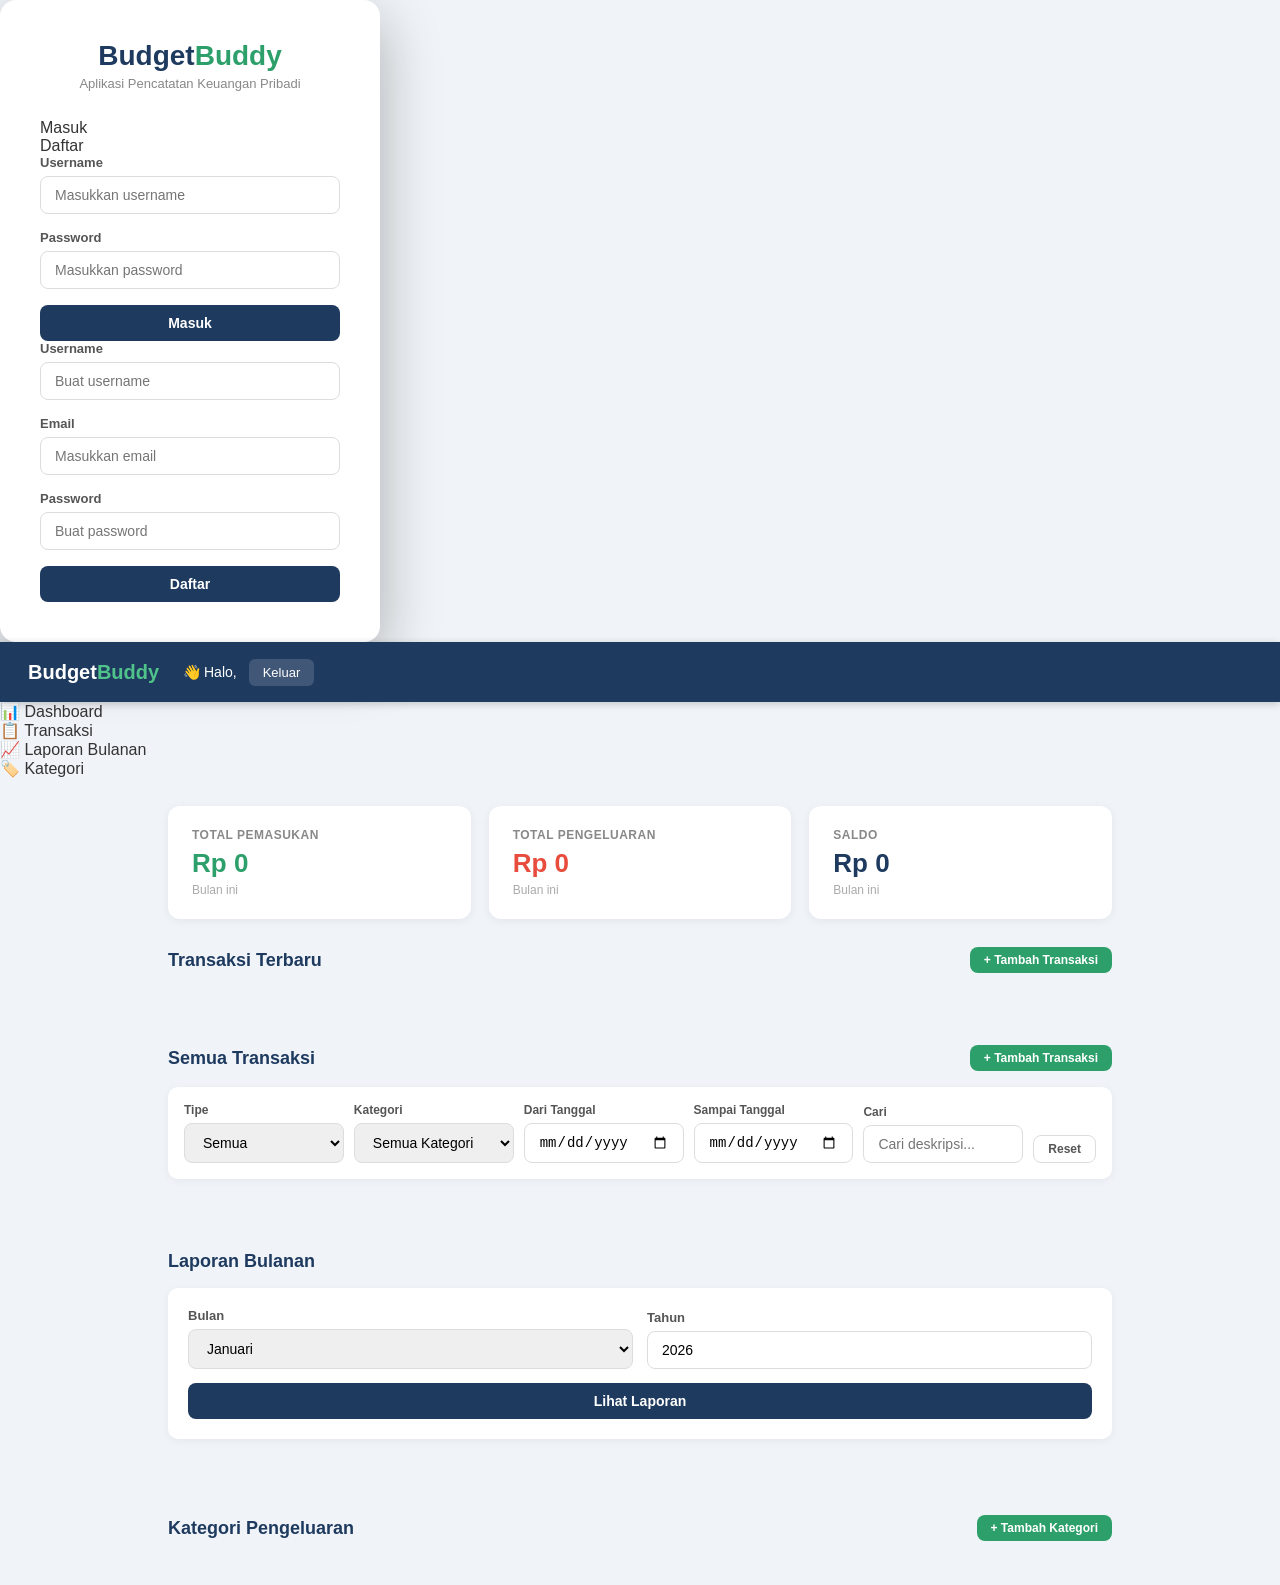
<file: target/classes/static/index.html>
<!DOCTYPE html>
<html lang="id">
<head>
  <meta charset="UTF-8"/>
  <meta name="viewport" content="width=device-width, initial-scale=1.0"/>
  <title>BudgetBuddy</title>
  <link rel="stylesheet" href="styles.css"/>
</head>
<body>

<div id="authPage">
  <div class="auth-card">
    <div class="auth-logo">
      <h1>Budget<span>Buddy</span></h1>
      <p>Aplikasi Pencatatan Keuangan Pribadi</p>
    </div>

    <div class="auth-tabs">
      <div class="auth-tab active" onclick="switchAuthTab('login')">Masuk</div>
      <div class="auth-tab" onclick="switchAuthTab('register')">Daftar</div>
    </div>

    <div id="loginForm" class="auth-form active">
      <div id="loginAlert"></div>
      <div class="form-group">
        <label>Username</label>
        <input type="text" id="loginUsername" placeholder="Masukkan username"/>
      </div>
      <div class="form-group">
        <label>Password</label>
        <input type="password" id="loginPassword" placeholder="Masukkan password"/>
      </div>
      <button class="btn btn-primary" onclick="doLogin()">Masuk</button>
    </div>

    <div id="registerForm" class="auth-form">
      <div id="registerAlert"></div>
      <div class="form-group">
        <label>Username</label>
        <input type="text" id="regUsername" placeholder="Buat username"/>
      </div>
      <div class="form-group">
        <label>Email</label>
        <input type="email" id="regEmail" placeholder="Masukkan email"/>
      </div>
      <div class="form-group">
        <label>Password</label>
        <input type="password" id="regPassword" placeholder="Buat password"/>
      </div>
      <button class="btn btn-primary" onclick="doRegister()">Daftar</button>
    </div>
  </div>
</div>

<div id="appPage">
  <nav class="navbar">
    <div class="navbar-brand">Budget<span>Buddy</span></div>
    <div class="navbar-user">
      <span>👋 Halo, <strong id="navUsername"></strong></span>
      <button onclick="doLogout()">Keluar</button>
    </div>
  </nav>

  <div class="nav-tabs">
    <div class="nav-tab active" onclick="switchTab('dashboard')">📊 Dashboard</div>
    <div class="nav-tab" onclick="switchTab('transactions')">📋 Transaksi</div>
    <div class="nav-tab" onclick="switchTab('report')">📈 Laporan Bulanan</div>
    <div class="nav-tab" onclick="switchTab('categories')">🏷️ Kategori</div>
  </div>

  <div id="tab-dashboard" class="tab-panel active page-content">
    <div class="summary-grid">
      <div class="summary-card income">
        <div class="label">Total Pemasukan</div>
        <div class="value" id="dashIncome">Rp 0</div>
        <div class="sub">Bulan ini</div>
      </div>
      <div class="summary-card expense">
        <div class="label">Total Pengeluaran</div>
        <div class="value" id="dashExpense">Rp 0</div>
        <div class="sub">Bulan ini</div>
      </div>
      <div class="summary-card balance">
        <div class="label">Saldo</div>
        <div class="value" id="dashBalance">Rp 0</div>
        <div class="sub">Bulan ini</div>
      </div>
    </div>

    <div class="section-header">
      <h2>Transaksi Terbaru</h2>
      <button class="btn btn-success btn-sm" onclick="openAddModal()">+ Tambah Transaksi</button>
    </div>
    <div class="tx-list" id="dashTxList"></div>
  </div>

  <div id="tab-transactions" class="tab-panel page-content">
    <div class="section-header">
      <h2>Semua Transaksi</h2>
      <button class="btn btn-success btn-sm" onclick="openAddModal()">+ Tambah Transaksi</button>
    </div>

    <div class="filter-bar">
      <div class="form-group">
        <label>Tipe</label>
        <select id="filterType" onchange="applyFilter()">
          <option value="">Semua</option>
          <option value="INCOME">Pemasukan</option>
          <option value="EXPENSE">Pengeluaran</option>
        </select>
      </div>
      <div class="form-group">
        <label>Kategori</label>
        <select id="filterCategory" onchange="applyFilter()">
          <option value="">Semua Kategori</option>
        </select>
      </div>
      <div class="form-group">
        <label>Dari Tanggal</label>
        <input type="date" id="filterStart" onchange="applyFilter()"/>
      </div>
      <div class="form-group">
        <label>Sampai Tanggal</label>
        <input type="date" id="filterEnd" onchange="applyFilter()"/>
      </div>
      <div class="form-group">
        <label>Cari</label>
        <input type="text" id="filterKeyword" placeholder="Cari deskripsi..." oninput="applyFilter()"/>
      </div>
      <button class="btn btn-outline btn-sm" onclick="resetFilter()">Reset</button>
    </div>

    <div class="tx-list" id="allTxList"></div>
  </div>

  <div id="tab-report" class="tab-panel page-content">
    <div class="section-header"><h2>Laporan Bulanan</h2></div>
    <div class="report-filter">
      <div class="form-group">
        <label>Bulan</label>
        <select id="reportMonth">
          <option value="1">Januari</option><option value="2">Februari</option>
          <option value="3">Maret</option><option value="4">April</option>
          <option value="5">Mei</option><option value="6">Juni</option>
          <option value="7">Juli</option><option value="8">Agustus</option>
          <option value="9">September</option><option value="10">Oktober</option>
          <option value="11">November</option><option value="12">Desember</option>
        </select>
      </div>
      <div class="form-group">
        <label>Tahun</label>
        <input type="number" id="reportYear" value="2026" min="2020" max="2099"/>
      </div>
      <button class="btn btn-primary" style="white-space:nowrap" onclick="loadReport()">Lihat Laporan</button>
    </div>

    <div id="reportResult" class="hidden">
      <div class="report-summary">
        <div class="summary-card income">
          <div class="label">Total Pemasukan</div>
          <div class="value" id="repIncome">Rp 0</div>
        </div>
        <div class="summary-card expense">
          <div class="label">Total Pengeluaran</div>
          <div class="value" id="repExpense">Rp 0</div>
        </div>
        <div class="summary-card balance">
          <div class="label">Saldo Akhir</div>
          <div class="value" id="repBalance">Rp 0</div>
        </div>
      </div>
      <div class="report-tx-section">
        <div class="report-tx-header">Detail Transaksi Bulan Ini</div>
        <div class="tx-list" id="reportTxList"></div>
      </div>
    </div>
  </div>

  <div id="tab-categories" class="tab-panel page-content">
    <div class="section-header">
      <h2>Kategori Pengeluaran</h2>
      <button class="btn btn-success btn-sm" onclick="openCatModal()">+ Tambah Kategori</button>
    </div>
    <div class="cat-grid" id="catGrid"></div>
  </div>
</div>

<div class="modal-overlay" id="addModal">
  <div class="modal">
    <div class="modal-header">
      <h3 id="modalTitle">Tambah Transaksi</h3>
      <button class="modal-close" onclick="closeAddModal()">✕</button>
    </div>

    <div class="type-toggle">
      <div class="type-btn income-btn active" id="incomeBtn" onclick="setTxType('INCOME')">💰 Pemasukan</div>
      <div class="type-btn expense-btn" id="expenseBtn" onclick="setTxType('EXPENSE')">💸 Pengeluaran</div>
    </div>

    <div id="modalAlert"></div>

    <div class="form-group">
      <label>Jumlah (Rp)</label>
      <input type="number" id="txAmount" placeholder="0" min="0"/>
    </div>
    <div class="form-group">
      <label>Tanggal</label>
      <input type="date" id="txDate"/>
    </div>
    <div class="form-group">
      <label>Deskripsi</label>
      <input type="text" id="txDesc" placeholder="Deskripsi transaksi"/>
    </div>
    <div class="form-group" id="sourceGroup">
      <label>Sumber (Opsional)</label>
      <input type="text" id="txSource" placeholder="Misal: Gaji, Freelance"/>
    </div>
    <div class="form-group hidden" id="categoryGroup">
      <label>Kategori</label>
      <select id="txCategory"></select>
    </div>

    <div style="display:flex;gap:10px;margin-top:8px">
      <button class="btn btn-outline" style="flex:1" onclick="closeAddModal()">Batal</button>
      <button class="btn btn-success" style="flex:1" onclick="submitTransaction()">Simpan</button>
    </div>
  </div>
</div>

<div class="modal-overlay" id="editModal">
  <div class="modal">
    <div class="modal-header">
      <h3>Edit Transaksi</h3>
      <button class="modal-close" onclick="closeEditModal()">✕</button>
    </div>
    <div id="editAlert"></div>
    <input type="hidden" id="editId"/>
    <div class="form-group">
      <label>Jumlah (Rp)</label>
      <input type="number" id="editAmount" min="0"/>
    </div>
    <div class="form-group">
      <label>Tanggal</label>
      <input type="date" id="editDate"/>
    </div>
    <div class="form-group">
      <label>Deskripsi</label>
      <input type="text" id="editDesc"/>
    </div>
    <div style="display:flex;gap:10px;margin-top:8px">
      <button class="btn btn-outline" style="flex:1" onclick="closeEditModal()">Batal</button>
      <button class="btn btn-primary" style="flex:1" onclick="submitEdit()">Simpan Perubahan</button>
    </div>
  </div>
</div>

<div class="modal-overlay" id="catModal">
  <div class="modal" style="width:380px">
    <div class="modal-header">
      <h3>Tambah Kategori</h3>
      <button class="modal-close" onclick="closeCatModal()">✕</button>
    </div>
    <div id="catAlert"></div>
    <div class="form-group">
      <label>Nama Kategori</label>
      <input type="text" id="catName" placeholder="Misal: Belanja"/>
    </div>
    <div class="form-group">
      <label>Deskripsi (Opsional)</label>
      <input type="text" id="catDesc" placeholder="Deskripsi singkat"/>
    </div>
    <div style="display:flex;gap:10px;margin-top:8px">
      <button class="btn btn-outline" style="flex:1" onclick="closeCatModal()">Batal</button>
      <button class="btn btn-success" style="flex:1" onclick="submitCategory()">Simpan</button>
    </div>
  </div>
</div>

<script src="app.js"></script>
</body>
</html>
</file>
<file: target/classes/static/styles.css>
*, *::before, *::after { box-sizing: border-box; margin: 0; padding: 0; }
body { font-family: 'Segoe UI', Tahoma, Geneva, Verdana, sans-serif; background: #f0f4f8; color: #333; min-height: 100vh; }
a { text-decoration: none; color: inherit; }

/* ── Auth ── */
.auth-page { display: flex; align-items: center; justify-content: center; min-height: 100vh; background: linear-gradient(135deg, #1e3a5f 0%, #2d6a9f 100%); }
.auth-card  { background: #fff; border-radius: 16px; padding: 40px; width: 380px; box-shadow: 0 20px 60px rgba(0,0,0,.3); }
.auth-logo  { text-align: center; margin-bottom: 28px; }
.auth-logo h1 { font-size: 28px; color: #1e3a5f; font-weight: 700; }
.auth-logo span { color: #2d9f6a; }
.auth-logo p  { color: #888; font-size: 13px; margin-top: 4px; }
.auth-footer  { text-align: center; margin-top: 18px; font-size: 13px; color: #888; }
.auth-footer a { color: #1e3a5f; font-weight: 600; }

/* ── Forms ── */
.form-group   { margin-bottom: 16px; }
label         { display: block; font-size: 13px; font-weight: 600; color: #555; margin-bottom: 6px; }
input, select { width: 100%; padding: 10px 14px; border: 1.5px solid #ddd; border-radius: 8px; font-size: 14px; transition: border .2s; outline: none; }
input:focus, select:focus { border-color: #2d6a9f; }

/* ── Buttons ── */
.btn         { display: inline-block; padding: 10px 22px; border-radius: 8px; font-size: 14px; font-weight: 600; cursor: pointer; border: none; transition: all .2s; }
.btn-primary { background: #1e3a5f; color: #fff; width: 100%; }
.btn-primary:hover  { background: #2d5180; }
.btn-success { background: #2d9f6a; color: #fff; }
.btn-success:hover  { background: #25865a; }
.btn-danger  { background: #e74c3c; color: #fff; }
.btn-danger:hover   { background: #c0392b; }
.btn-outline { background: transparent; border: 1.5px solid #ddd; color: #555; }
.btn-outline:hover  { border-color: #1e3a5f; color: #1e3a5f; }
.btn-sm      { padding: 6px 14px; font-size: 12px; }

/* ── Alerts ── */
.alert         { padding: 10px 14px; border-radius: 8px; font-size: 13px; margin-bottom: 14px; }
.alert-error   { background: #fdecea; color: #c0392b; }
.alert-success { background: #eafaf1; color: #1a7f49; }

/* ── Navbar ── */
.navbar { background: #1e3a5f; color: #fff; padding: 0 28px; height: 60px; display: flex; align-items: center; gap: 24px; position: sticky; top: 0; z-index: 100; box-shadow: 0 2px 8px rgba(0,0,0,.2); }
.navbar-brand { font-size: 20px; font-weight: 700; white-space: nowrap; }
.navbar-brand span { color: #4fc38a; }
.nav-links { display: flex; gap: 4px; flex: 1; }
.nav-link  { padding: 8px 14px; border-radius: 8px; font-size: 13px; font-weight: 600; color: rgba(255,255,255,.7); transition: all .2s; white-space: nowrap; }
.nav-link:hover  { background: rgba(255,255,255,.12); color: #fff; }
.nav-link.active { background: rgba(255,255,255,.18); color: #fff; }
.navbar-user { display: flex; align-items: center; gap: 12px; font-size: 14px; white-space: nowrap; }
.navbar-user button { background: rgba(255,255,255,.15); border: none; color: #fff; padding: 6px 14px; border-radius: 6px; cursor: pointer; font-size: 13px; }
.navbar-user button:hover { background: rgba(255,255,255,.25); }

/* ── Layout ── */
.page-content { padding: 28px; max-width: 1000px; margin: 0 auto; }

/* ── Summary cards ── */
.summary-grid { display: grid; grid-template-columns: repeat(3, 1fr); gap: 18px; margin-bottom: 28px; }
.summary-card { background: #fff; border-radius: 12px; padding: 22px 24px; box-shadow: 0 2px 10px rgba(0,0,0,.06); }
.summary-card .label { font-size: 12px; font-weight: 600; text-transform: uppercase; letter-spacing: .5px; color: #888; }
.summary-card .value { font-size: 26px; font-weight: 700; margin-top: 6px; }
.summary-card.income .value  { color: #2d9f6a; }
.summary-card.expense .value { color: #e74c3c; }
.summary-card.balance .value { color: #1e3a5f; }
.summary-card .sub { font-size: 12px; color: #aaa; margin-top: 4px; }

/* ── Section header ── */
.section-header { display: flex; align-items: center; justify-content: space-between; margin-bottom: 16px; }
.section-header h2 { font-size: 18px; color: #1e3a5f; }

/* ── Filter bar ── */
.filter-bar { background: #fff; border-radius: 10px; padding: 16px; box-shadow: 0 2px 8px rgba(0,0,0,.05); margin-bottom: 16px; display: flex; gap: 10px; flex-wrap: wrap; align-items: flex-end; }
.filter-bar .form-group { margin-bottom: 0; flex: 1; min-width: 140px; }
.filter-bar label { font-size: 12px; }

/* ── Transaction list ── */
.tx-list  { background: #fff; border-radius: 12px; box-shadow: 0 2px 10px rgba(0,0,0,.06); overflow: hidden; }
.tx-item  { display: flex; align-items: center; padding: 14px 20px; border-bottom: 1px solid #f0f4f8; transition: background .15s; }
.tx-item:last-child { border-bottom: none; }
.tx-item:hover { background: #f8fafc; }
.tx-icon  { width: 40px; height: 40px; border-radius: 10px; display: flex; align-items: center; justify-content: center; font-size: 18px; margin-right: 14px; flex-shrink: 0; }
.tx-icon.income  { background: #eafaf1; }
.tx-icon.expense { background: #fdecea; }
.tx-info  { flex: 1; }
.tx-info .desc { font-weight: 600; font-size: 14px; }
.tx-info .meta { font-size: 12px; color: #aaa; margin-top: 2px; }
.tx-amount { font-weight: 700; font-size: 15px; margin-right: 16px; }
.tx-amount.income  { color: #2d9f6a; }
.tx-amount.expense { color: #e74c3c; }
.tx-actions { display: flex; gap: 6px; }
.empty-state { text-align: center; padding: 48px; color: #bbb; }
.empty-state .icon { font-size: 48px; margin-bottom: 12px; }

/* ── Modals ── */
.modal-overlay { display: none; position: fixed; inset: 0; background: rgba(0,0,0,.45); z-index: 200; align-items: center; justify-content: center; }
.modal-overlay.open { display: flex; }
.modal { background: #fff; border-radius: 16px; padding: 30px; width: 460px; max-width: 95vw; box-shadow: 0 20px 60px rgba(0,0,0,.25); max-height: 90vh; overflow-y: auto; }
.modal-header { display: flex; justify-content: space-between; align-items: center; margin-bottom: 22px; }
.modal-header h3 { font-size: 18px; color: #1e3a5f; }
.modal-close { background: none; border: none; font-size: 22px; cursor: pointer; color: #aaa; line-height: 1; }
.modal-close:hover { color: #555; }
.type-toggle { display: flex; gap: 10px; margin-bottom: 20px; }
.type-btn { flex: 1; padding: 10px; border-radius: 8px; border: 2px solid #eee; cursor: pointer; text-align: center; font-weight: 600; font-size: 14px; background: #f8f8f8; transition: all .2s; }
.type-btn.active.income-btn  { background: #eafaf1; border-color: #2d9f6a; color: #2d9f6a; }
.type-btn.active.expense-btn { background: #fdecea; border-color: #e74c3c; color: #e74c3c; }

/* ── Report ── */
.report-filter  { background: #fff; border-radius: 10px; padding: 20px; box-shadow: 0 2px 8px rgba(0,0,0,.05); margin-bottom: 20px; display: flex; gap: 14px; align-items: flex-end; flex-wrap: wrap; }
.report-filter .form-group { margin-bottom: 0; flex: 1; min-width: 120px; }
.report-summary { display: grid; grid-template-columns: repeat(3, 1fr); gap: 14px; margin-bottom: 20px; }
.report-tx-header { padding: 14px 20px; background: #f8fafc; font-weight: 600; font-size: 14px; color: #555; border-bottom: 1px solid #eee; }

/* ── Categories ── */
.cat-grid { display: grid; grid-template-columns: repeat(auto-fill, minmax(200px, 1fr)); gap: 12px; }
.cat-card { background: #fff; border-radius: 10px; padding: 16px; box-shadow: 0 2px 8px rgba(0,0,0,.06); display: flex; justify-content: space-between; align-items: center; }
.cat-card .cat-info .name { font-weight: 600; }
.cat-card .cat-info .desc { font-size: 12px; color: #aaa; margin-top: 2px; }

/* ── Toast notifications ── */
#toast-container { position: fixed; top: 20px; right: 20px; z-index: 9999; display: flex; flex-direction: column; gap: 8px; pointer-events: none; }
.toast { min-width: 280px; max-width: 380px; padding: 12px 14px; border-radius: 10px; font-size: 13px; font-weight: 500; box-shadow: 0 6px 24px rgba(0,0,0,.18); display: flex; align-items: center; gap: 10px; pointer-events: all; animation: toastIn .3s cubic-bezier(.21,1.02,.73,1) forwards; cursor: default; }
.toast.toast-out { animation: toastOut .3s ease forwards; }
.toast-success { background: #2d9f6a; color: #fff; }
.toast-error   { background: #e74c3c; color: #fff; }
.toast-warning { background: #f39c12; color: #fff; }
.toast-info    { background: #2d6a9f; color: #fff; }
.toast-icon    { font-size: 15px; flex-shrink: 0; }
.toast-msg     { flex: 1; line-height: 1.4; }
.toast-close   { background: none; border: none; color: rgba(255,255,255,.7); font-size: 14px; cursor: pointer; padding: 0 0 0 6px; line-height: 1; }
.toast-close:hover { color: #fff; }
@keyframes toastIn  { from { transform: translateX(110%); opacity: 0; } to { transform: translateX(0); opacity: 1; } }
@keyframes toastOut { from { transform: translateX(0); opacity: 1; } to { transform: translateX(110%); opacity: 0; } }

.hidden { display: none !important; }

@media(max-width: 640px) {
  .summary-grid, .report-summary { grid-template-columns: 1fr; }
  .filter-bar { flex-direction: column; }
  .page-content { padding: 16px; }
  .nav-links { gap: 0; }
  .nav-link  { padding: 8px 10px; font-size: 12px; }
}
</file>
